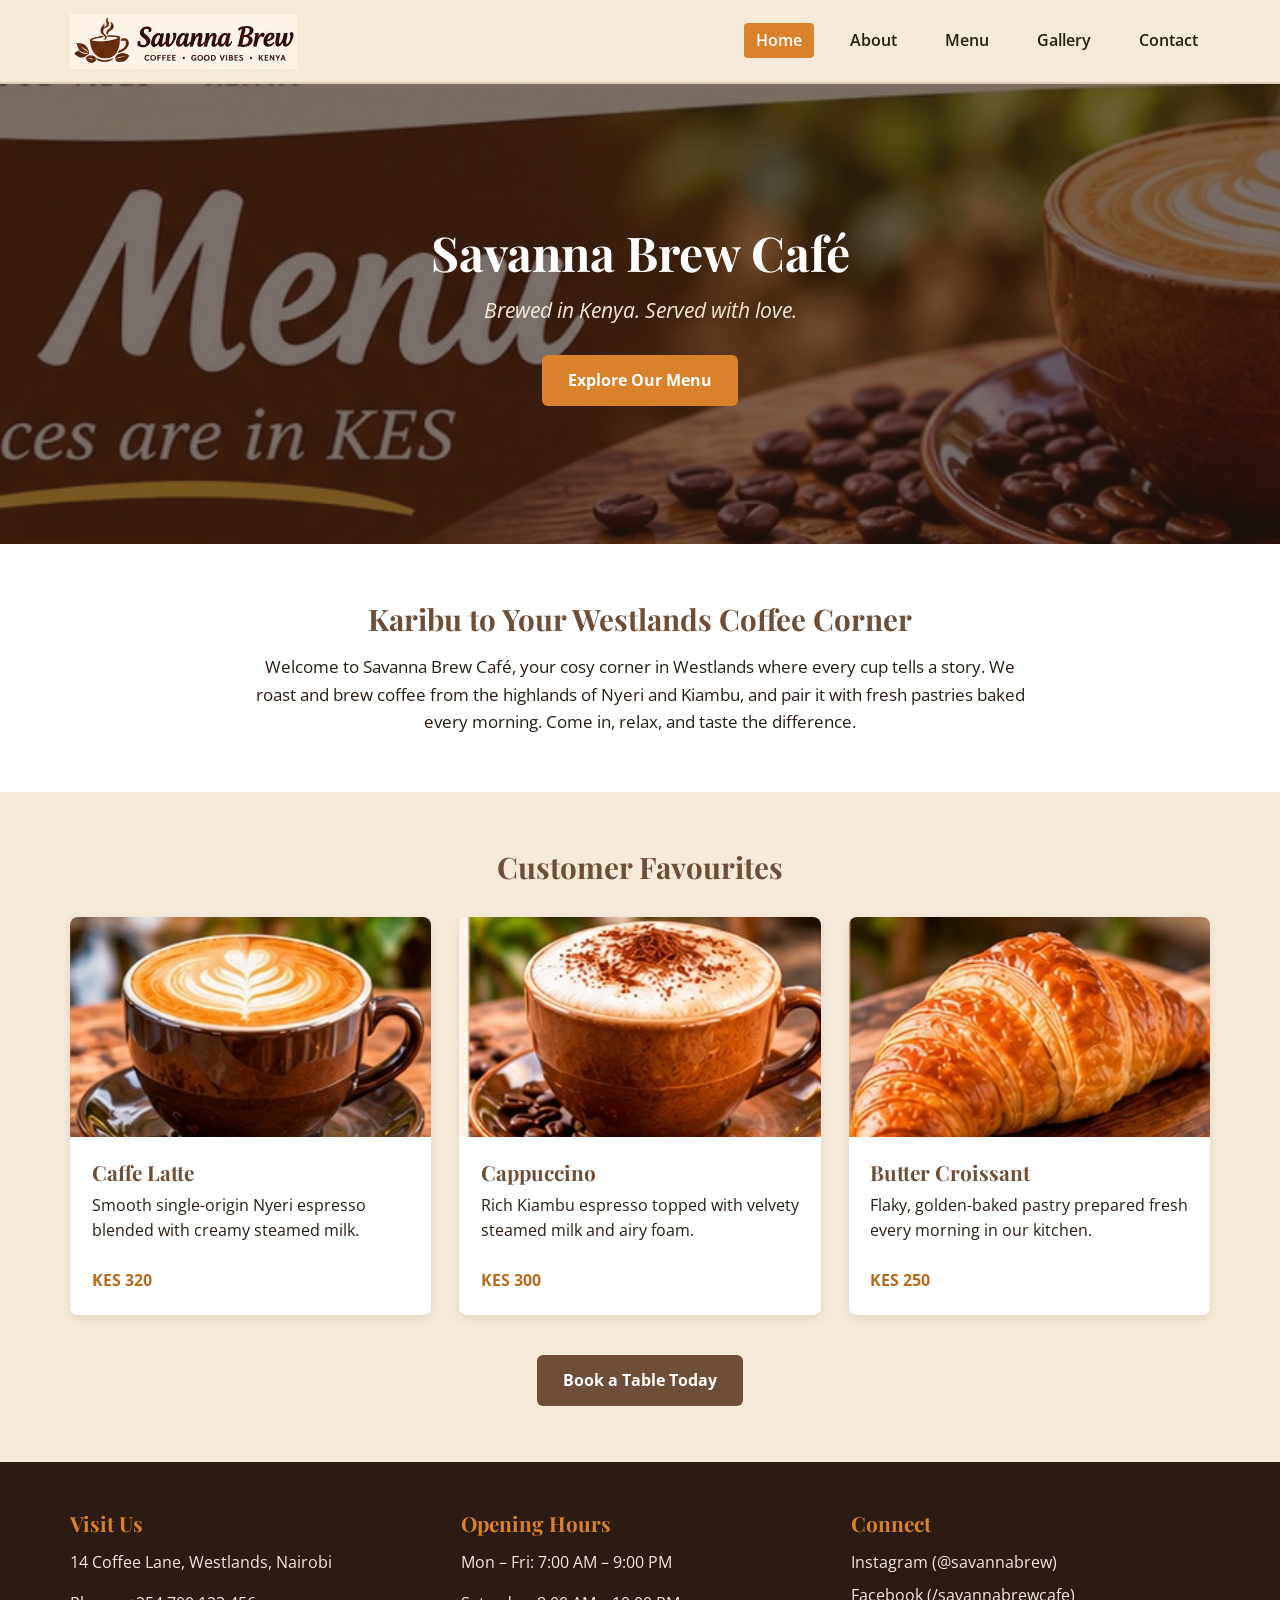
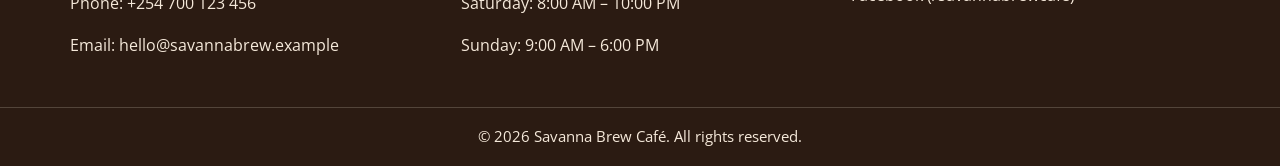
<file: index.html>
<!DOCTYPE html>
<html lang="en">
<head>
  <meta charset="UTF-8">
  <meta name="viewport" content="width=device-width, initial-scale=1.0">
  <title>Home | Savanna Brew Café</title>
  <link rel="preconnect" href="https://fonts.googleapis.com">
  <link rel="preconnect" href="https://fonts.gstatic.com" crossorigin>
  <link href="https://fonts.googleapis.com/css2?family=Open+Sans:wght@400;600;700&family=Playfair+Display:wght@600;700&display=swap" rel="stylesheet">
  <link rel="stylesheet" href="css/style.css">
</head>
<body>
  <header class="site-header">
    <div class="container header-inner">
      <a href="index.html" class="brand-logo">
        <img src="images/savanna-brew-logo.png" alt="Savanna Brew Café logo" width="200" height="60">
      </a>
      <nav class="main-nav" aria-label="Main Navigation">
        <ul>
          <li><a href="index.html" class="active" aria-current="page">Home</a></li>
          <li><a href="about.html">About</a></li>
          <li><a href="menu.html">Menu</a></li>
          <li><a href="gallery.html">Gallery</a></li>
          <li><a href="contact.html">Contact</a></li>
        </ul>
      </nav>
    </div>
  </header>

  <main>
    <section class="hero">
      <div class="hero-overlay">
        <div class="container hero-content">
          <h1>Savanna Brew Café</h1>
          <p class="tagline">Brewed in Kenya. Served with love.</p>
          <a href="menu.html" class="btn btn-primary">Explore Our Menu</a>
        </div>
      </div>
    </section>

    <section class="welcome-section">
      <div class="container">
        <h2>Karibu to Your Westlands Coffee Corner</h2>
        <p>Welcome to Savanna Brew Café, your cosy corner in Westlands where every cup tells a story. We roast and brew coffee from the highlands of Nyeri and Kiambu, and pair it with fresh pastries baked every morning. Come in, relax, and taste the difference.</p>
      </div>
    </section>

    <section class="featured-section">
      <div class="container">
        <h2>Customer Favourites</h2>
        <div class="featured-cards">
          <article class="card">
            <img src="images/latte.jpg" alt="Caffe Latte with silky steamed milk art" width="400" height="300">
            <div class="card-body">
              <h3>Caffe Latte</h3>
              <p>Smooth single-origin Nyeri espresso blended with creamy steamed milk.</p>
              <span class="card-price">KES 320</span>
            </div>
          </article>

          <article class="card">
            <img src="images/cappuccino.jpg" alt="Freshly poured Cappuccino with thick foam" width="400" height="300">
            <div class="card-body">
              <h3>Cappuccino</h3>
              <p>Rich Kiambu espresso topped with velvety steamed milk and airy foam.</p>
              <span class="card-price">KES 300</span>
            </div>
          </article>

          <article class="card">
            <img src="images/croissant.jpg" alt="Golden flaky Butter Croissant on a plate" width="400" height="300">
            <div class="card-body">
              <h3>Butter Croissant</h3>
              <p>Flaky, golden-baked pastry prepared fresh every morning in our kitchen.</p>
              <span class="card-price">KES 250</span>
            </div>
          </article>
        </div>

        <div class="cta-center">
          <a href="contact.html" class="btn btn-secondary">Book a Table Today</a>
        </div>
      </div>
    </section>
  </main>

  <footer class="site-footer">
    <div class="container footer-grid">
      <div class="footer-col">
        <h3>Visit Us</h3>
        <p>14 Coffee Lane, Westlands, Nairobi</p>
        <p>Phone: +254 700 123 456</p>
        <p>Email: hello@savannabrew.example</p>
      </div>
      <div class="footer-col">
        <h3>Opening Hours</h3>
        <p>Mon – Fri: 7:00 AM – 9:00 PM</p>
        <p>Saturday: 8:00 AM – 10:00 PM</p>
        <p>Sunday: 9:00 AM – 6:00 PM</p>
      </div>
      <div class="footer-col">
        <h3>Connect</h3>
        <ul class="social-links">
          <li><a href="https://www.instagram.com" target="_blank" rel="noopener noreferrer">Instagram (@savannabrew)</a></li>
          <li><a href="https://www.facebook.com" target="_blank" rel="noopener noreferrer">Facebook (/savannabrewcafe)</a></li>
        </ul>
      </div>
    </div>
    <div class="footer-bottom">
      <p>&copy; 2026 Savanna Brew Café. All rights reserved.</p>
    </div>
  </footer>
</body>
</html>
</file>
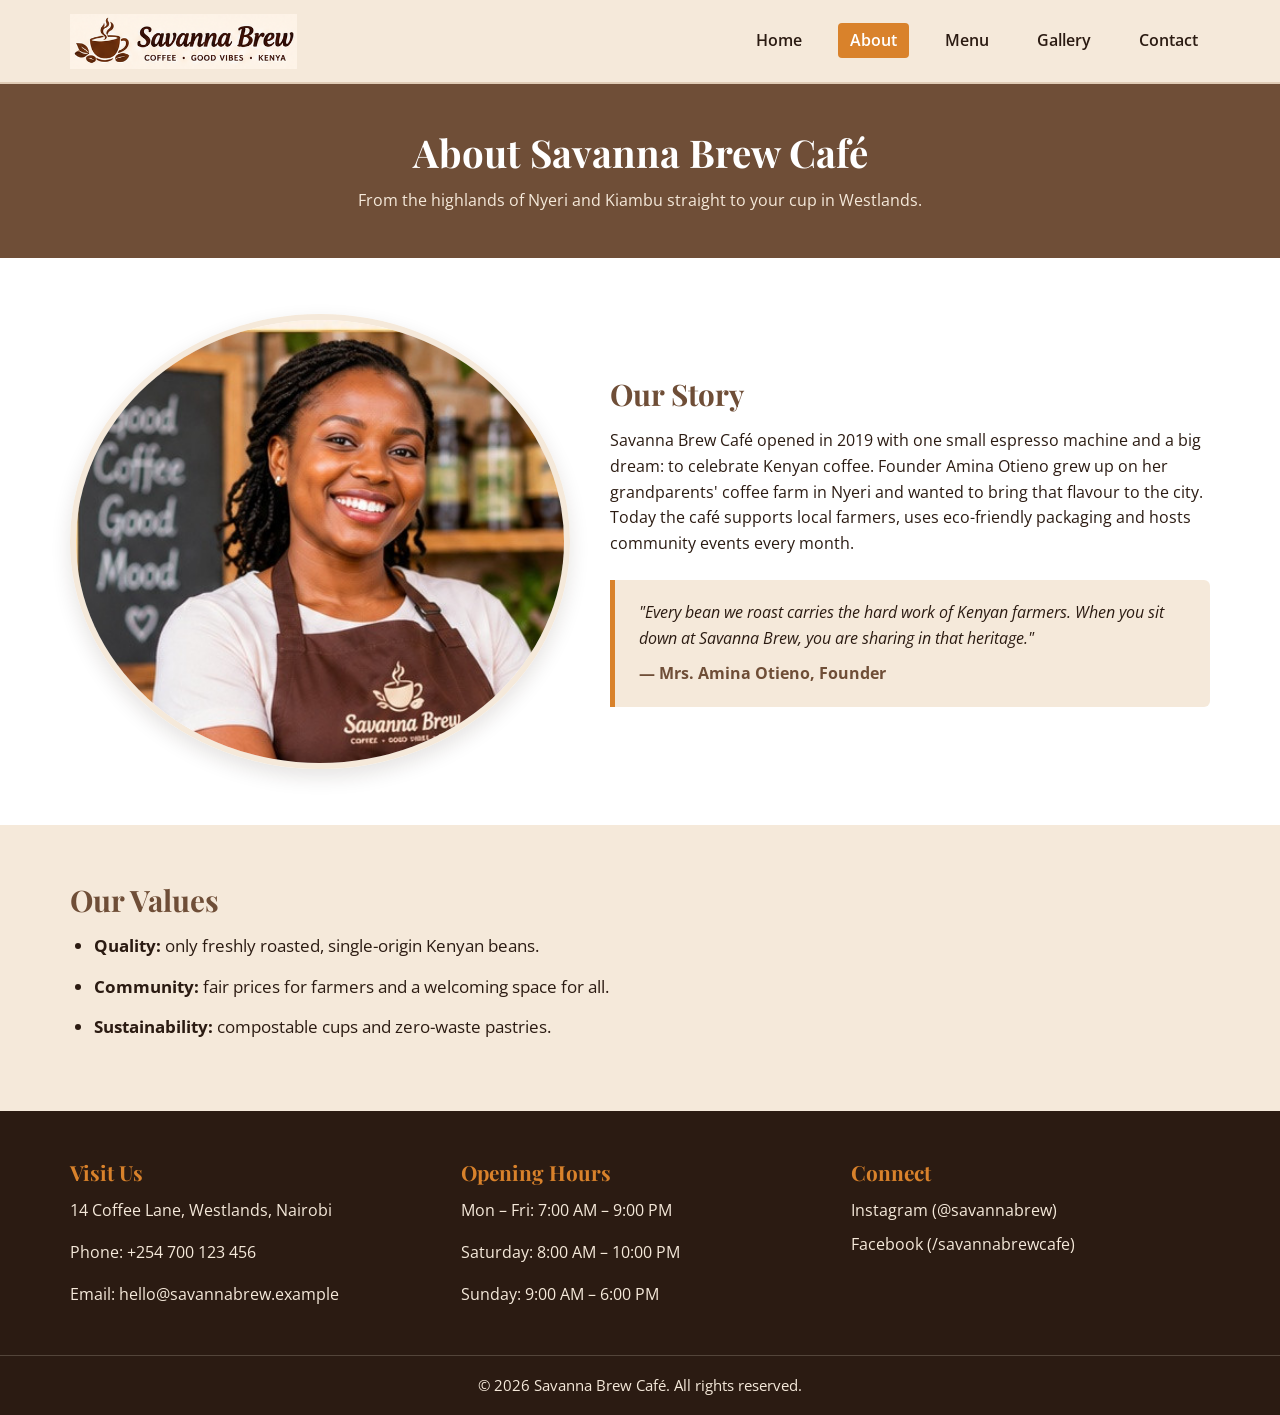
<file: about.html>
<!DOCTYPE html>
<html lang="en">
<head>
  <meta charset="UTF-8">
  <meta name="viewport" content="width=device-width, initial-scale=1.0">
  <title>About Us | Savanna Brew Café</title>
  <link rel="preconnect" href="https://fonts.googleapis.com">
  <link rel="preconnect" href="https://fonts.gstatic.com" crossorigin>
  <link href="https://fonts.googleapis.com/css2?family=Open+Sans:wght@400;600;700&family=Playfair+Display:wght@600;700&display=swap" rel="stylesheet">
  <link rel="stylesheet" href="css/style.css">
</head>
<body>
  <header class="site-header">
    <div class="container header-inner">
      <a href="index.html" class="brand-logo">
        <img src="images/savanna-brew-logo.png" alt="Savanna Brew Café logo" width="200" height="60">
      </a>
      <nav class="main-nav" aria-label="Main Navigation">
        <ul>
          <li><a href="index.html">Home</a></li>
          <li><a href="about.html" class="active" aria-current="page">About</a></li>
          <li><a href="menu.html">Menu</a></li>
          <li><a href="gallery.html">Gallery</a></li>
          <li><a href="contact.html">Contact</a></li>
        </ul>
      </nav>
    </div>
  </header>

  <main>
    <section class="page-banner">
      <div class="container">
        <h1>About Savanna Brew Café</h1>
        <p>From the highlands of Nyeri and Kiambu straight to your cup in Westlands.</p>
      </div>
    </section>

    <section class="about-story">
      <div class="container about-grid">
        <div class="about-image">
          <img src="images/founder-portrait.jpg" alt="Mrs. Amina Otieno smiling behind the Savanna Brew Café counter" width="600" height="600">
        </div>
        <div class="about-text">
          <h2>Our Story</h2>
          <p>Savanna Brew Café opened in 2019 with one small espresso machine and a big dream: to celebrate Kenyan coffee. Founder Amina Otieno grew up on her grandparents' coffee farm in Nyeri and wanted to bring that flavour to the city. Today the café supports local farmers, uses eco-friendly packaging and hosts community events every month.</p>

          <blockquote class="owner-quote">
            "Every bean we roast carries the hard work of Kenyan farmers. When you sit down at Savanna Brew, you are sharing in that heritage."
            <cite>— Mrs. Amina Otieno, Founder</cite>
          </blockquote>
        </div>
      </div>
    </section>

    <section class="values-section">
      <div class="container">
        <h2>Our Values</h2>
        <ul class="values-list">
          <li><strong>Quality:</strong> only freshly roasted, single-origin Kenyan beans.</li>
          <li><strong>Community:</strong> fair prices for farmers and a welcoming space for all.</li>
          <li><strong>Sustainability:</strong> compostable cups and zero-waste pastries.</li>
        </ul>
      </div>
    </section>
  </main>

  <footer class="site-footer">
    <div class="container footer-grid">
      <div class="footer-col">
        <h3>Visit Us</h3>
        <p>14 Coffee Lane, Westlands, Nairobi</p>
        <p>Phone: +254 700 123 456</p>
        <p>Email: hello@savannabrew.example</p>
      </div>
      <div class="footer-col">
        <h3>Opening Hours</h3>
        <p>Mon – Fri: 7:00 AM – 9:00 PM</p>
        <p>Saturday: 8:00 AM – 10:00 PM</p>
        <p>Sunday: 9:00 AM – 6:00 PM</p>
      </div>
      <div class="footer-col">
        <h3>Connect</h3>
        <ul class="social-links">
          <li><a href="https://www.instagram.com" target="_blank" rel="noopener noreferrer">Instagram (@savannabrew)</a></li>
          <li><a href="https://www.facebook.com" target="_blank" rel="noopener noreferrer">Facebook (/savannabrewcafe)</a></li>
        </ul>
      </div>
    </div>
    <div class="footer-bottom">
      <p>&copy; 2026 Savanna Brew Café. All rights reserved.</p>
    </div>
  </footer>
</body>
</html>
</file>
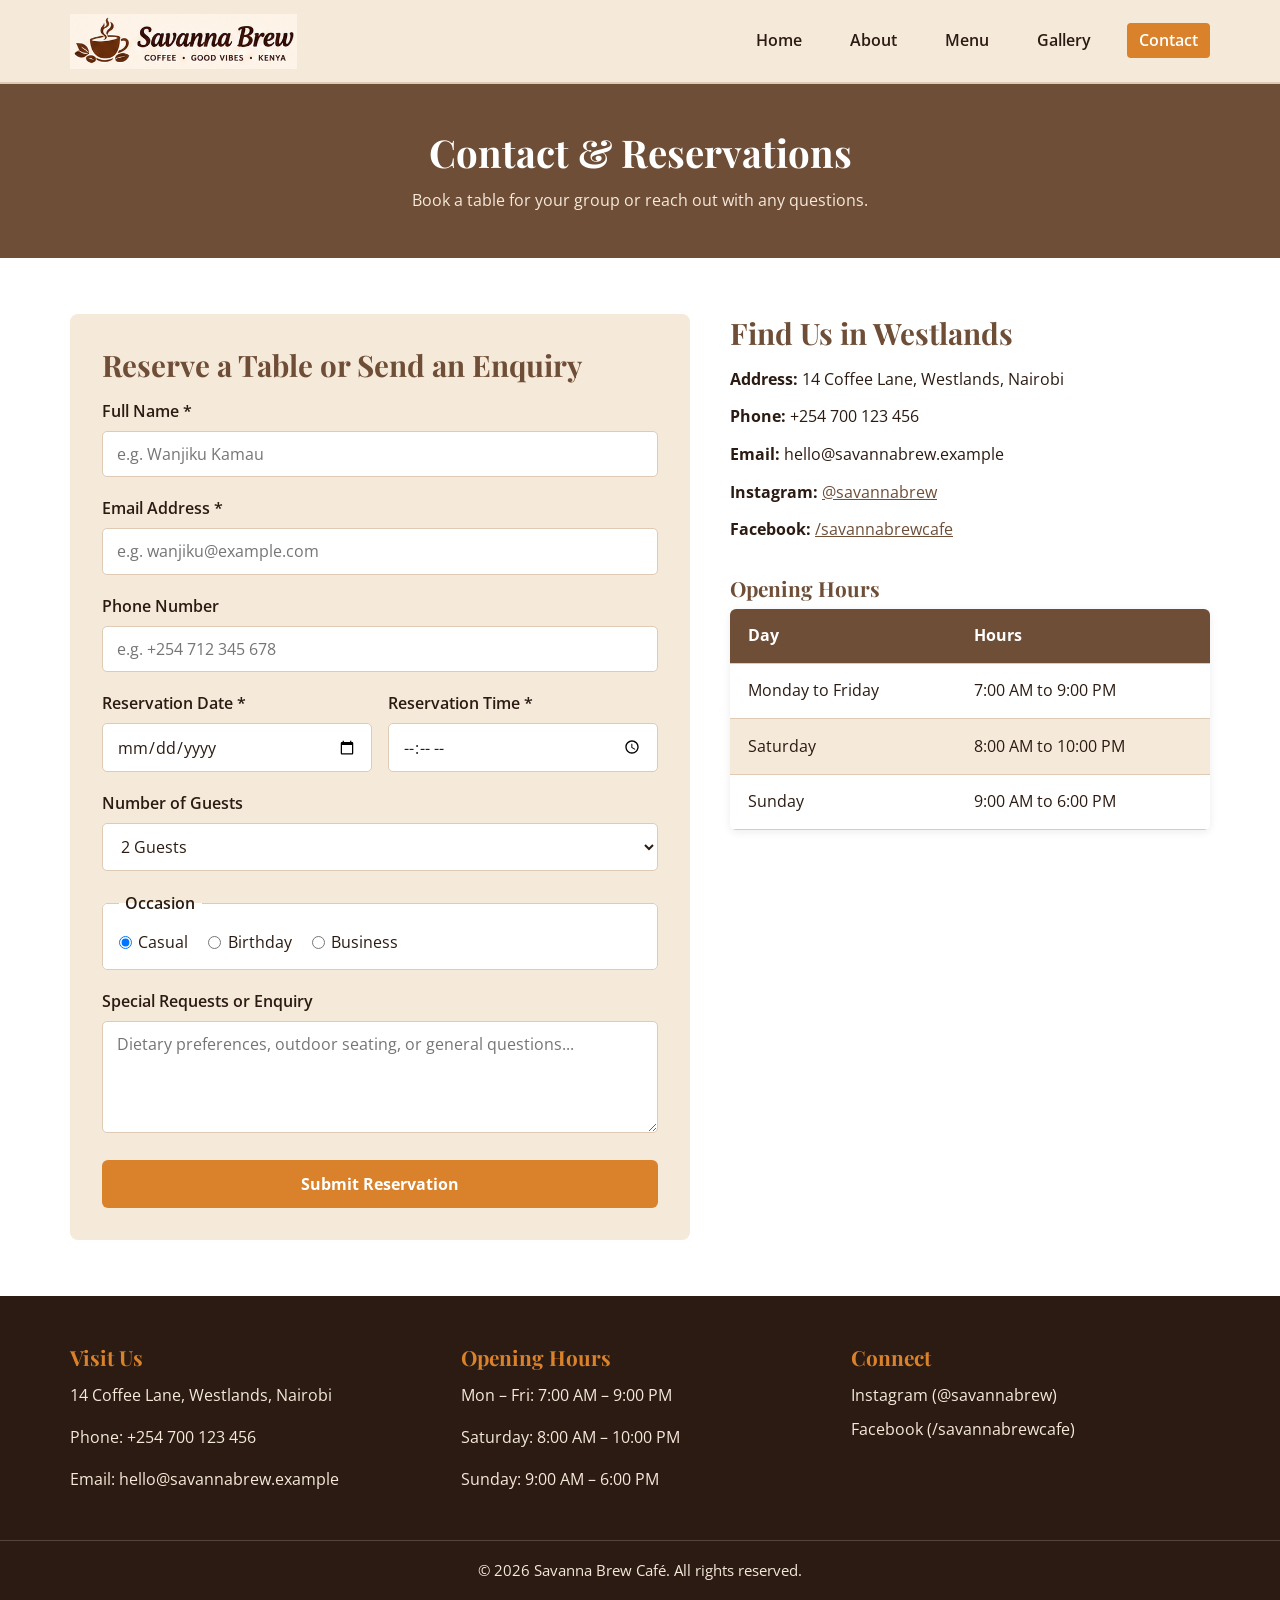
<file: contact.html>
<!DOCTYPE html>
<html lang="en">
<head>
  <meta charset="UTF-8">
  <meta name="viewport" content="width=device-width, initial-scale=1.0">
  <title>Contact &amp; Reservations | Savanna Brew Café</title>
  <link rel="preconnect" href="https://fonts.googleapis.com">
  <link rel="preconnect" href="https://fonts.gstatic.com" crossorigin>
  <link href="https://fonts.googleapis.com/css2?family=Open+Sans:wght@400;600;700&family=Playfair+Display:wght@600;700&display=swap" rel="stylesheet">
  <link rel="stylesheet" href="css/style.css">
</head>
<body>
  <header class="site-header">
    <div class="container header-inner">
      <a href="index.html" class="brand-logo">
        <img src="images/savanna-brew-logo.png" alt="Savanna Brew Café logo" width="200" height="60">
      </a>
      <nav class="main-nav" aria-label="Main Navigation">
        <ul>
          <li><a href="index.html">Home</a></li>
          <li><a href="about.html">About</a></li>
          <li><a href="menu.html">Menu</a></li>
          <li><a href="gallery.html">Gallery</a></li>
          <li><a href="contact.html" class="active" aria-current="page">Contact</a></li>
        </ul>
      </nav>
    </div>
  </header>

  <main>
    <section class="page-banner">
      <div class="container">
        <h1>Contact &amp; Reservations</h1>
        <p>Book a table for your group or reach out with any questions.</p>
      </div>
    </section>

    <section class="contact-section">
      <div class="container contact-grid">
        <div class="form-column">
          <h2>Reserve a Table or Send an Enquiry</h2>
          <form action="#" method="post" class="reservation-form">
            <div class="form-group">
              <label for="full-name">Full Name *</label>
              <input type="text" id="full-name" name="full_name" placeholder="e.g. Wanjiku Kamau" required>
            </div>

            <div class="form-group">
              <label for="email-address">Email Address *</label>
              <input type="email" id="email-address" name="email" placeholder="e.g. wanjiku@example.com" required>
            </div>

            <div class="form-group">
              <label for="phone-number">Phone Number</label>
              <input type="tel" id="phone-number" name="phone" placeholder="e.g. +254 712 345 678">
            </div>

            <div class="form-row">
              <div class="form-group">
                <label for="res-date">Reservation Date *</label>
                <input type="date" id="res-date" name="date" required>
              </div>

              <div class="form-group">
                <label for="res-time">Reservation Time *</label>
                <input type="time" id="res-time" name="time" required>
              </div>
            </div>

            <div class="form-group">
              <label for="guest-count">Number of Guests</label>
              <select id="guest-count" name="guests">
                <option value="1">1 Guest</option>
                <option value="2" selected>2 Guests</option>
                <option value="3">3 Guests</option>
                <option value="4">4 Guests</option>
                <option value="5">5 Guests</option>
                <option value="6">6 Guests</option>
                <option value="7">7 Guests</option>
                <option value="8">8 Guests</option>
                <option value="9">9 Guests</option>
                <option value="10">10 Guests</option>
              </select>
            </div>

            <fieldset class="form-fieldset">
              <legend>Occasion</legend>
              <div class="radio-group">
                <label for="occ-casual" class="radio-label">
                  <input type="radio" id="occ-casual" name="occasion" value="Casual" checked>
                  Casual
                </label>
                <label for="occ-birthday" class="radio-label">
                  <input type="radio" id="occ-birthday" name="occasion" value="Birthday">
                  Birthday
                </label>
                <label for="occ-business" class="radio-label">
                  <input type="radio" id="occ-business" name="occasion" value="Business">
                  Business
                </label>
              </div>
            </fieldset>

            <div class="form-group">
              <label for="special-requests">Special Requests or Enquiry</label>
              <textarea id="special-requests" name="requests" rows="4" placeholder="Dietary preferences, outdoor seating, or general questions..."></textarea>
            </div>

            <button type="submit" class="btn btn-primary btn-full">Submit Reservation</button>
          </form>
        </div>

        <div class="info-column">
          <h2>Find Us in Westlands</h2>
          <ul class="contact-details-list">
            <li><strong>Address:</strong> 14 Coffee Lane, Westlands, Nairobi</li>
            <li><strong>Phone:</strong> +254 700 123 456</li>
            <li><strong>Email:</strong> hello@savannabrew.example</li>
            <li><strong>Instagram:</strong> <a href="https://www.instagram.com" target="_blank" rel="noopener noreferrer">@savannabrew</a></li>
            <li><strong>Facebook:</strong> <a href="https://www.facebook.com" target="_blank" rel="noopener noreferrer">/savannabrewcafe</a></li>
          </ul>

          <h3>Opening Hours</h3>
          <div class="table-wrapper">
            <table class="hours-table">
              <thead>
                <tr>
                  <th scope="col">Day</th>
                  <th scope="col">Hours</th>
                </tr>
              </thead>
              <tbody>
                <tr>
                  <td>Monday to Friday</td>
                  <td>7:00 AM to 9:00 PM</td>
                </tr>
                <tr>
                  <td>Saturday</td>
                  <td>8:00 AM to 10:00 PM</td>
                </tr>
                <tr>
                  <td>Sunday</td>
                  <td>9:00 AM to 6:00 PM</td>
                </tr>
              </tbody>
            </table>
          </div>
        </div>
      </div>
    </section>
  </main>

  <footer class="site-footer">
    <div class="container footer-grid">
      <div class="footer-col">
        <h3>Visit Us</h3>
        <p>14 Coffee Lane, Westlands, Nairobi</p>
        <p>Phone: +254 700 123 456</p>
        <p>Email: hello@savannabrew.example</p>
      </div>
      <div class="footer-col">
        <h3>Opening Hours</h3>
        <p>Mon – Fri: 7:00 AM – 9:00 PM</p>
        <p>Saturday: 8:00 AM – 10:00 PM</p>
        <p>Sunday: 9:00 AM – 6:00 PM</p>
      </div>
      <div class="footer-col">
        <h3>Connect</h3>
        <ul class="social-links">
          <li><a href="https://www.instagram.com" target="_blank" rel="noopener noreferrer">Instagram (@savannabrew)</a></li>
          <li><a href="https://www.facebook.com" target="_blank" rel="noopener noreferrer">Facebook (/savannabrewcafe)</a></li>
        </ul>
      </div>
    </div>
    <div class="footer-bottom">
      <p>&copy; 2026 Savanna Brew Café. All rights reserved.</p>
    </div>
  </footer>
</body>
</html>
</file>
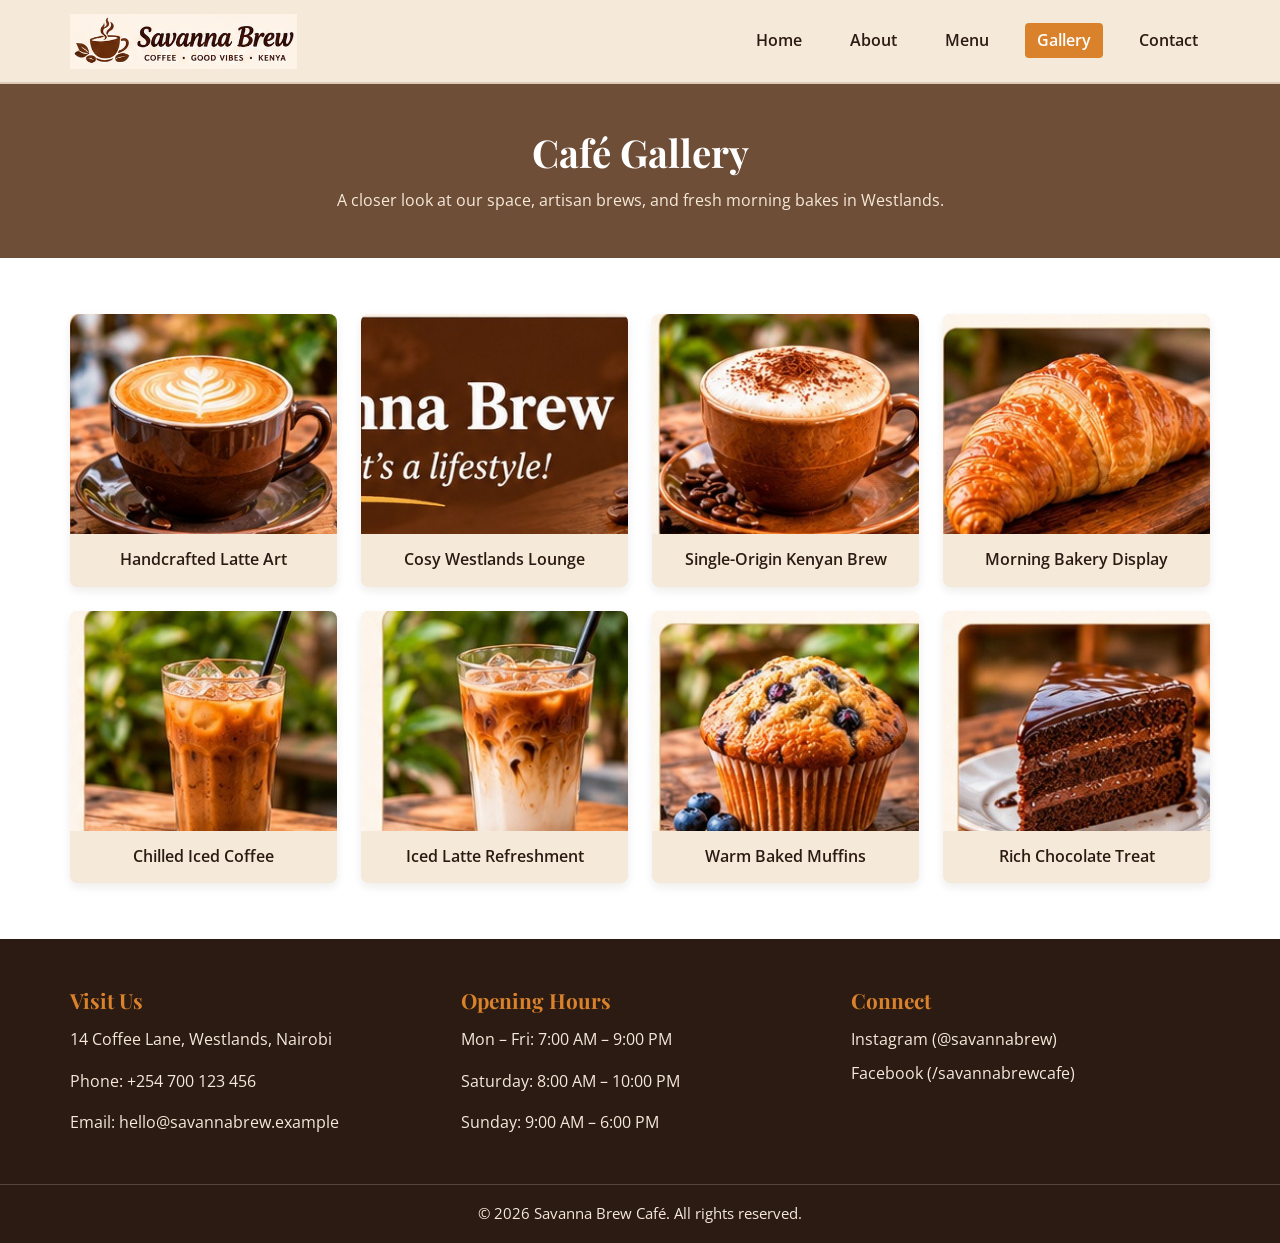
<file: gallery.html>
<!DOCTYPE html>
<html lang="en">
<head>
  <meta charset="UTF-8">
  <meta name="viewport" content="width=device-width, initial-scale=1.0">
  <title>Gallery | Savanna Brew Café</title>
  <link rel="preconnect" href="https://fonts.googleapis.com">
  <link rel="preconnect" href="https://fonts.gstatic.com" crossorigin>
  <link href="https://fonts.googleapis.com/css2?family=Open+Sans:wght@400;600;700&family=Playfair+Display:wght@600;700&display=swap" rel="stylesheet">
  <link rel="stylesheet" href="css/style.css">
</head>
<body>
  <header class="site-header">
    <div class="container header-inner">
      <a href="index.html" class="brand-logo">
        <img src="images/savanna-brew-logo.png" alt="Savanna Brew Café logo" width="200" height="60">
      </a>
      <nav class="main-nav" aria-label="Main Navigation">
        <ul>
          <li><a href="index.html">Home</a></li>
          <li><a href="about.html">About</a></li>
          <li><a href="menu.html">Menu</a></li>
          <li><a href="gallery.html" class="active" aria-current="page">Gallery</a></li>
          <li><a href="contact.html">Contact</a></li>
        </ul>
      </nav>
    </div>
  </header>

  <main>
    <section class="page-banner">
      <div class="container">
        <h1>Café Gallery</h1>
        <p>A closer look at our space, artisan brews, and fresh morning bakes in Westlands.</p>
      </div>
    </section>

    <section class="gallery-section">
      <div class="container">
        <div class="gallery-grid">
          <figure class="gallery-item">
            <img src="images/latte.jpg" alt="Handcrafted Caffe Latte with steamed milk art" width="600" height="450">
            <figcaption>Handcrafted Latte Art</figcaption>
          </figure>

          <figure class="gallery-item">
            <img src="images/about-coffee-banner.jpg" alt="Warm coffee scene representing Savanna Brew Café" width="600" height="450">
            <figcaption>Cosy Westlands Lounge</figcaption>
          </figure>

          <figure class="gallery-item">
            <img src="images/cappuccino.jpg" alt="Freshly poured Cappuccino with rich foam" width="600" height="450">
            <figcaption>Single-Origin Kenyan Brew</figcaption>
          </figure>

          <figure class="gallery-item">
            <img src="images/croissant.jpg" alt="Golden flaky Butter Croissant fresh from the oven" width="600" height="450">
            <figcaption>Morning Bakery Display</figcaption>
          </figure>

          <figure class="gallery-item">
            <img src="images/iced-coffee.jpg" alt="Refreshing glass of iced coffee" width="600" height="450">
            <figcaption>Chilled Iced Coffee</figcaption>
          </figure>

          <figure class="gallery-item">
            <img src="images/iced-latte.jpg" alt="Layered iced latte with cold milk and espresso" width="600" height="450">
            <figcaption>Iced Latte Refreshment</figcaption>
          </figure>

          <figure class="gallery-item">
            <img src="images/muffin.jpg" alt="Freshly baked golden muffin" width="600" height="450">
            <figcaption>Warm Baked Muffins</figcaption>
          </figure>

          <figure class="gallery-item">
            <img src="images/chocolate-cake.jpg" alt="Rich slice of chocolate cake" width="600" height="450">
            <figcaption>Rich Chocolate Treat</figcaption>
          </figure>
        </div>
      </div>
    </section>
  </main>

  <footer class="site-footer">
    <div class="container footer-grid">
      <div class="footer-col">
        <h3>Visit Us</h3>
        <p>14 Coffee Lane, Westlands, Nairobi</p>
        <p>Phone: +254 700 123 456</p>
        <p>Email: hello@savannabrew.example</p>
      </div>
      <div class="footer-col">
        <h3>Opening Hours</h3>
        <p>Mon – Fri: 7:00 AM – 9:00 PM</p>
        <p>Saturday: 8:00 AM – 10:00 PM</p>
        <p>Sunday: 9:00 AM – 6:00 PM</p>
      </div>
      <div class="footer-col">
        <h3>Connect</h3>
        <ul class="social-links">
          <li><a href="https://www.instagram.com" target="_blank" rel="noopener noreferrer">Instagram (@savannabrew)</a></li>
          <li><a href="https://www.facebook.com" target="_blank" rel="noopener noreferrer">Facebook (/savannabrewcafe)</a></li>
        </ul>
      </div>
    </div>
    <div class="footer-bottom">
      <p>&copy; 2026 Savanna Brew Café. All rights reserved.</p>
    </div>
  </footer>
</body>
</html>
</file>
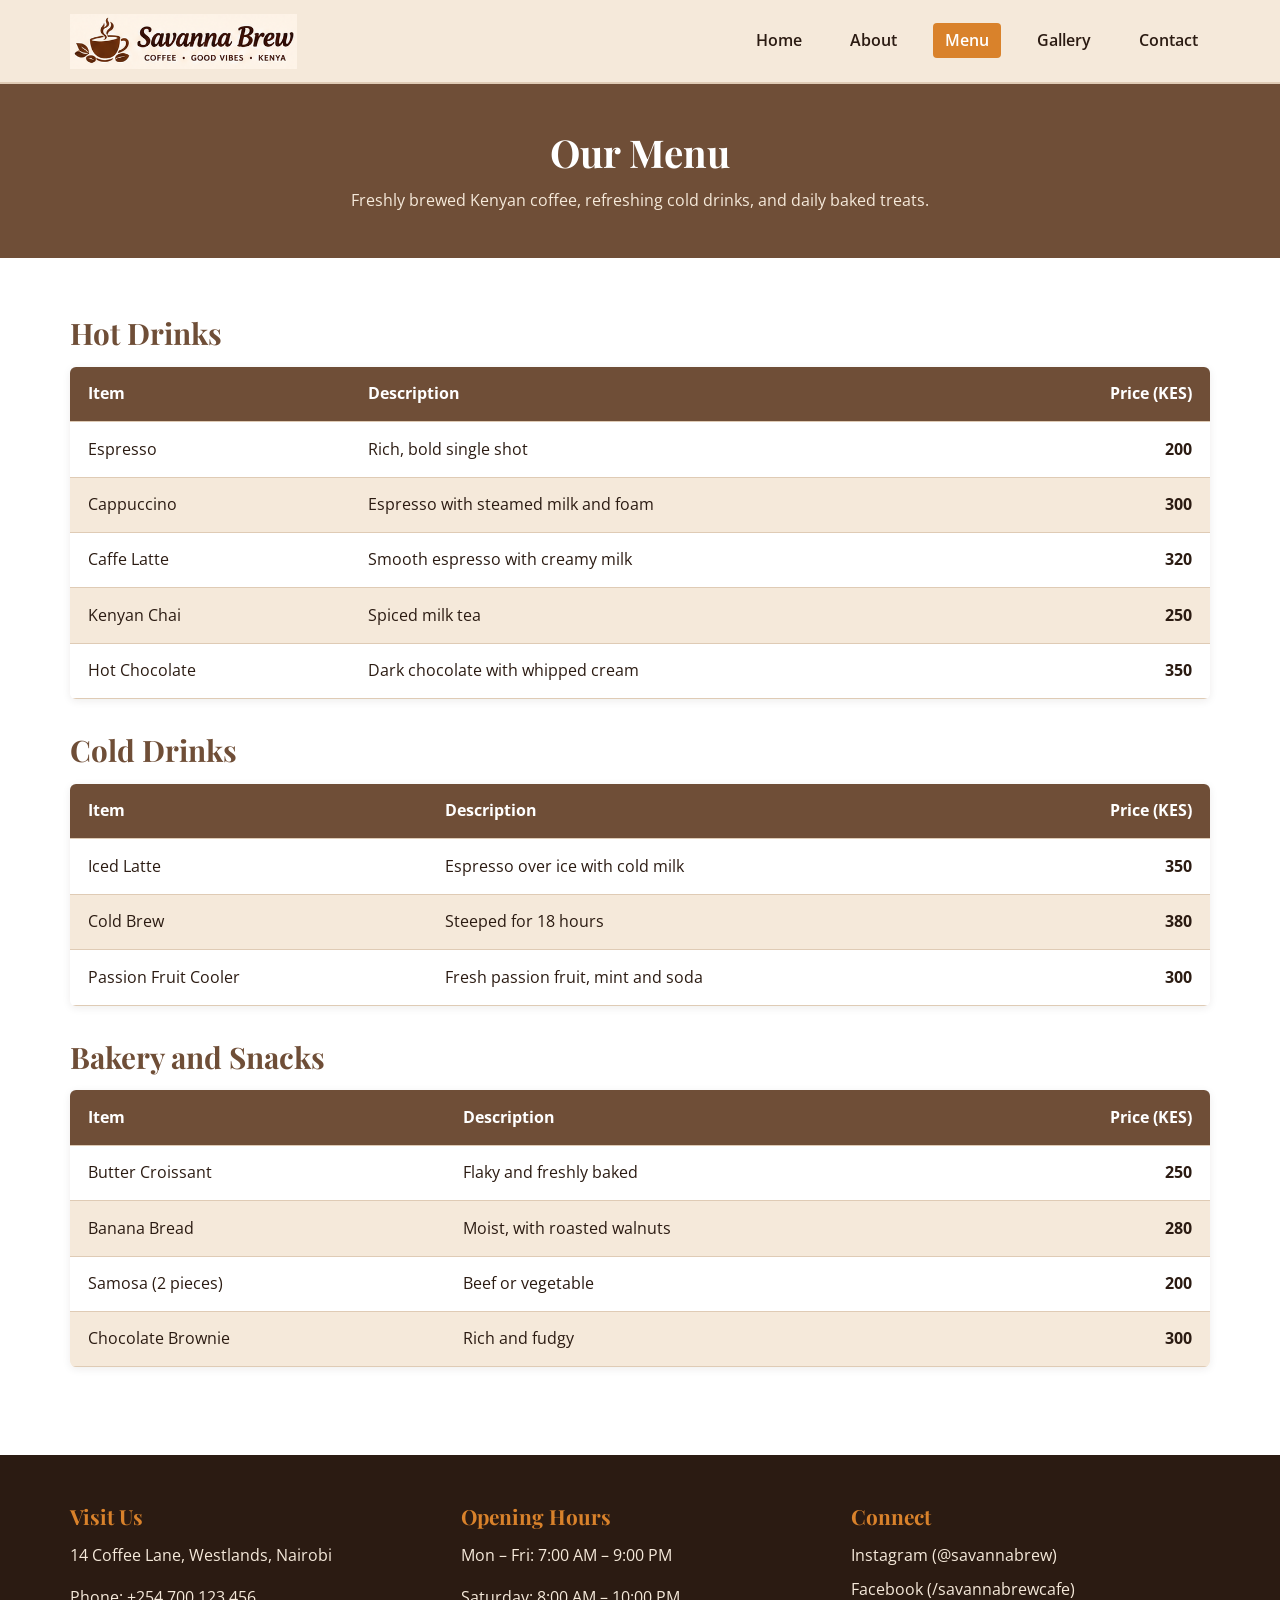
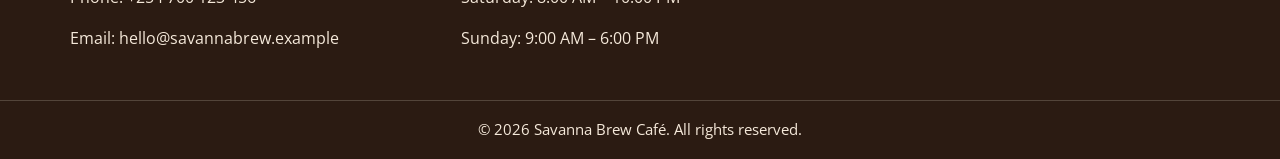
<file: menu.html>
<!DOCTYPE html>
<html lang="en">
<head>
  <meta charset="UTF-8">
  <meta name="viewport" content="width=device-width, initial-scale=1.0">
  <title>Menu | Savanna Brew Café</title>
  <link rel="preconnect" href="https://fonts.googleapis.com">
  <link rel="preconnect" href="https://fonts.gstatic.com" crossorigin>
  <link href="https://fonts.googleapis.com/css2?family=Open+Sans:wght@400;600;700&family=Playfair+Display:wght@600;700&display=swap" rel="stylesheet">
  <link rel="stylesheet" href="css/style.css">
</head>
<body>
  <header class="site-header">
    <div class="container header-inner">
      <a href="index.html" class="brand-logo">
        <img src="images/savanna-brew-logo.png" alt="Savanna Brew Café logo" width="200" height="60">
      </a>
      <nav class="main-nav" aria-label="Main Navigation">
        <ul>
          <li><a href="index.html">Home</a></li>
          <li><a href="about.html">About</a></li>
          <li><a href="menu.html" class="active" aria-current="page">Menu</a></li>
          <li><a href="gallery.html">Gallery</a></li>
          <li><a href="contact.html">Contact</a></li>
        </ul>
      </nav>
    </div>
  </header>

  <main>
    <section class="page-banner">
      <div class="container">
        <h1>Our Menu</h1>
        <p>Freshly brewed Kenyan coffee, refreshing cold drinks, and daily baked treats.</p>
      </div>
    </section>

    <section class="menu-section">
      <div class="container">
        <h2>Hot Drinks</h2>
        <div class="table-wrapper">
          <table class="menu-table">
            <thead>
              <tr>
                <th scope="col">Item</th>
                <th scope="col">Description</th>
                <th scope="col" class="price-col">Price (KES)</th>
              </tr>
            </thead>
            <tbody>
              <tr>
                <td>Espresso</td>
                <td>Rich, bold single shot</td>
                <td class="price-col">200</td>
              </tr>
              <tr>
                <td>Cappuccino</td>
                <td>Espresso with steamed milk and foam</td>
                <td class="price-col">300</td>
              </tr>
              <tr>
                <td>Caffe Latte</td>
                <td>Smooth espresso with creamy milk</td>
                <td class="price-col">320</td>
              </tr>
              <tr>
                <td>Kenyan Chai</td>
                <td>Spiced milk tea</td>
                <td class="price-col">250</td>
              </tr>
              <tr>
                <td>Hot Chocolate</td>
                <td>Dark chocolate with whipped cream</td>
                <td class="price-col">350</td>
              </tr>
            </tbody>
          </table>
        </div>

        <h2>Cold Drinks</h2>
        <div class="table-wrapper">
          <table class="menu-table">
            <thead>
              <tr>
                <th scope="col">Item</th>
                <th scope="col">Description</th>
                <th scope="col" class="price-col">Price (KES)</th>
              </tr>
            </thead>
            <tbody>
              <tr>
                <td>Iced Latte</td>
                <td>Espresso over ice with cold milk</td>
                <td class="price-col">350</td>
              </tr>
              <tr>
                <td>Cold Brew</td>
                <td>Steeped for 18 hours</td>
                <td class="price-col">380</td>
              </tr>
              <tr>
                <td>Passion Fruit Cooler</td>
                <td>Fresh passion fruit, mint and soda</td>
                <td class="price-col">300</td>
              </tr>
            </tbody>
          </table>
        </div>

        <h2>Bakery and Snacks</h2>
        <div class="table-wrapper">
          <table class="menu-table">
            <thead>
              <tr>
                <th scope="col">Item</th>
                <th scope="col">Description</th>
                <th scope="col" class="price-col">Price (KES)</th>
              </tr>
            </thead>
            <tbody>
              <tr>
                <td>Butter Croissant</td>
                <td>Flaky and freshly baked</td>
                <td class="price-col">250</td>
              </tr>
              <tr>
                <td>Banana Bread</td>
                <td>Moist, with roasted walnuts</td>
                <td class="price-col">280</td>
              </tr>
              <tr>
                <td>Samosa (2 pieces)</td>
                <td>Beef or vegetable</td>
                <td class="price-col">200</td>
              </tr>
              <tr>
                <td>Chocolate Brownie</td>
                <td>Rich and fudgy</td>
                <td class="price-col">300</td>
              </tr>
            </tbody>
          </table>
        </div>
      </div>
    </section>
  </main>

  <footer class="site-footer">
    <div class="container footer-grid">
      <div class="footer-col">
        <h3>Visit Us</h3>
        <p>14 Coffee Lane, Westlands, Nairobi</p>
        <p>Phone: +254 700 123 456</p>
        <p>Email: hello@savannabrew.example</p>
      </div>
      <div class="footer-col">
        <h3>Opening Hours</h3>
        <p>Mon – Fri: 7:00 AM – 9:00 PM</p>
        <p>Saturday: 8:00 AM – 10:00 PM</p>
        <p>Sunday: 9:00 AM – 6:00 PM</p>
      </div>
      <div class="footer-col">
        <h3>Connect</h3>
        <ul class="social-links">
          <li><a href="https://www.instagram.com" target="_blank" rel="noopener noreferrer">Instagram (@savannabrew)</a></li>
          <li><a href="https://www.facebook.com" target="_blank" rel="noopener noreferrer">Facebook (/savannabrewcafe)</a></li>
        </ul>
      </div>
    </div>
    <div class="footer-bottom">
      <p>&copy; 2026 Savanna Brew Café. All rights reserved.</p>
    </div>
  </footer>
</body>
</html>
</file>
<file: css/style.css>
/* ==========================================================================
   1. CSS Variables & Brand Guidelines
   ========================================================================== */
:root {
  --color-primary: #6F4E37;     /* Coffee Brown */
  --color-primary-dark: #543A28;
  --color-secondary: #F5E9DA;   /* Cream */
  --color-accent: #D9822B;      /* Savanna Orange */
  --color-accent-dark: #B86B1E;
  --color-text: #2B1B12;        /* Dark Text */
  --color-white: #FFFFFF;       /* White */
  --color-border: #DFCBB5;

  --font-heading: "Playfair Display", Georgia, serif;
  --font-body: "Open Sans", Arial, sans-serif;

  --transition-speed: 0.3s;
}

/* ==========================================================================
   2. Base Reset & Typography
   ========================================================================== */
*,
*::before,
*::after {
  box-sizing: border-box;
  margin: 0;
  padding: 0;
}

body {
  font-family: var(--font-body);
  font-size: 16px;
  line-height: 1.6;
  color: var(--color-text);
  background-color: var(--color-white);
}

h1,
h2,
h3 {
  font-family: var(--font-heading);
  line-height: 1.25;
  color: var(--color-primary);
}

h1 {
  font-size: 2.4rem;
  margin-bottom: 0.75rem;
}

h2 {
  font-size: 1.85rem;
  margin-bottom: 1rem;
}

h3 {
  font-size: 1.3rem;
  margin-bottom: 0.5rem;
}

p {
  margin-bottom: 1rem;
}

img {
  max-width: 100%;
  height: auto;
  display: block;
}

a {
  color: var(--color-primary);
  transition: color var(--transition-speed) ease;
}

a:hover,
a:focus {
  color: var(--color-accent);
}

a:focus-visible {
  outline: 3px solid var(--color-accent);
  outline-offset: 2px;
}

.container {
  width: min(1140px, 92%);
  margin: 0 auto;
}

/* ==========================================================================
   3. Header & Flexbox Navigation
   Justification: Flexbox is ideal for 1D horizontal alignment of the logo
   and navigation links, and easily switches to a vertical column on mobile.
   ========================================================================== */
.site-header {
  background-color: var(--color-secondary);
  border-bottom: 2px solid var(--color-border);
  position: sticky;
  top: 0;
  z-index: 100;
}

.header-inner {
  display: flex;
  justify-content: space-between;
  align-items: center;
  padding: 0.85rem 0;
  gap: 1rem;
}

.brand-logo img {
  height: 55px;
  width: auto;
}

.main-nav ul {
  display: flex;
  list-style: none;
  gap: 1.5rem;
}

.main-nav a {
  text-decoration: none;
  font-weight: 600;
  color: var(--color-text);
  padding: 0.4rem 0.75rem;
  border-radius: 4px;
  transition: background-color var(--transition-speed) ease, color var(--transition-speed) ease;
}

.main-nav a:hover,
.main-nav a:focus {
  background-color: var(--color-primary);
  color: var(--color-white);
}

.main-nav a.active {
  background-color: var(--color-accent);
  color: var(--color-white);
}

/* ==========================================================================
   4. Buttons
   ========================================================================== */
.btn {
  display: inline-block;
  text-decoration: none;
  font-family: var(--font-body);
  font-weight: 700;
  font-size: 1rem;
  padding: 0.8rem 1.6rem;
  border-radius: 6px;
  border: none;
  cursor: pointer;
  transition: background-color var(--transition-speed) ease, transform var(--transition-speed) ease, box-shadow var(--transition-speed) ease;
}

.btn-primary {
  background-color: var(--color-accent);
  color: var(--color-white);
}

.btn-primary:hover,
.btn-primary:focus {
  background-color: var(--color-accent-dark);
  color: var(--color-white);
  transform: translateY(-2px);
  box-shadow: 0 4px 12px rgba(43, 27, 18, 0.25);
}

.btn-secondary {
  background-color: var(--color-primary);
  color: var(--color-white);
}

.btn-secondary:hover,
.btn-secondary:focus {
  background-color: var(--color-primary-dark);
  color: var(--color-white);
  transform: translateY(-2px);
  box-shadow: 0 4px 12px rgba(43, 27, 18, 0.25);
}

.btn-full {
  width: 100%;
}

/* ==========================================================================
   5. Home Page (Hero, Welcome & Featured Flexbox Cards)
   ========================================================================== */
.hero {
  background-image: url("../images/menu-coffee-banner.jpg");
  background-size: cover;
  background-position: center;
  min-height: 460px;
  display: flex;
  align-items: center;
}

.hero-overlay {
  width: 100%;
  min-height: 460px;
  background-color: rgba(43, 27, 18, 0.62);
  display: flex;
  align-items: center;
  padding: 3rem 0;
}

.hero-content {
  text-align: center;
  color: var(--color-white);
  max-width: 720px;
}

.hero-content h1 {
  color: var(--color-white);
  font-size: 3rem;
}

.tagline {
  font-size: 1.3rem;
  font-style: italic;
  color: var(--color-secondary);
  margin-bottom: 1.75rem;
}

.welcome-section {
  padding: 3.5rem 0;
  background-color: var(--color-white);
  text-align: center;
}

.welcome-section p {
  max-width: 780px;
  margin: 0 auto;
  font-size: 1.08rem;
}

.featured-section {
  padding: 3.5rem 0;
  background-color: var(--color-secondary);
}

.featured-section h2 {
  text-align: center;
  margin-bottom: 2rem;
}

.featured-cards {
  display: flex;
  gap: 1.75rem;
  justify-content: space-between;
}

.card {
  flex: 1;
  background-color: var(--color-white);
  border-radius: 8px;
  overflow: hidden;
  box-shadow: 0 4px 10px rgba(43, 27, 18, 0.08);
  transition: transform var(--transition-speed) ease, box-shadow var(--transition-speed) ease;
}

.card:hover {
  transform: translateY(-6px);
  box-shadow: 0 12px 24px rgba(43, 27, 18, 0.16);
}

.card img {
  width: 100%;
  height: 220px;
  object-fit: cover;
}

.card-body {
  padding: 1.35rem;
}

.card-price {
  display: inline-block;
  margin-top: 0.5rem;
  font-weight: 700;
  color: var(--color-accent-dark);
}

.cta-center {
  text-align: center;
  margin-top: 2.5rem;
}

/* ==========================================================================
   6. Shared Inner Page Banner
   ========================================================================== */
.page-banner {
  background-color: var(--color-primary);
  color: var(--color-white);
  padding: 2.75rem 0;
  text-align: center;
}

.page-banner h1 {
  color: var(--color-white);
}

.page-banner p {
  color: var(--color-secondary);
  margin-bottom: 0;
}

/* ==========================================================================
   7. About Page
   ========================================================================== */
.about-story {
  padding: 3.5rem 0;
}

.about-grid {
  display: flex;
  align-items: center;
  gap: 2.5rem;
}

.about-image {
  flex: 1;
}

.about-image img {
  border-radius: 50%;
  border: 6px solid var(--color-secondary);
  box-shadow: 0 8px 20px rgba(43, 27, 18, 0.12);
  margin: 0 auto;
}

.about-text {
  flex: 1.2;
}

.owner-quote {
  margin-top: 1.5rem;
  padding: 1.25rem 1.5rem;
  background-color: var(--color-secondary);
  border-left: 5px solid var(--color-accent);
  font-style: italic;
  border-radius: 0 6px 6px 0;
}

.owner-quote cite {
  display: block;
  margin-top: 0.6rem;
  font-style: normal;
  font-weight: 700;
  color: var(--color-primary);
}

.values-section {
  padding: 3.5rem 0;
  background-color: var(--color-secondary);
}

.values-list {
  list-style-type: disc;
  padding-left: 1.5rem;
  max-width: 760px;
}

.values-list li {
  margin-bottom: 0.85rem;
  font-size: 1.05rem;
}

/* ==========================================================================
   8. Menu & Hours Tables
   ========================================================================== */
.menu-section {
  padding: 3.5rem 0;
}

.menu-section h2 {
  margin-top: 2rem;
}

.menu-section h2:first-child {
  margin-top: 0;
}

.table-wrapper {
  overflow-x: auto;
  margin-bottom: 2rem;
  border-radius: 6px;
  box-shadow: 0 2px 8px rgba(43, 27, 18, 0.08);
}

.menu-table,
.hours-table {
  width: 100%;
  border-collapse: collapse;
  min-width: 480px;
  background-color: var(--color-white);
}

.menu-table thead,
.hours-table thead {
  background-color: var(--color-primary);
  color: var(--color-white);
}

.menu-table th,
.menu-table td,
.hours-table th,
.hours-table td {
  padding: 0.9rem 1.1rem;
  text-align: left;
  border-bottom: 1px solid var(--color-border);
}

.menu-table .price-col {
  text-align: right;
  font-weight: 700;
}

.menu-table tbody tr:nth-child(even),
.hours-table tbody tr:nth-child(even) {
  background-color: var(--color-secondary);
}

.menu-table tbody tr:hover,
.hours-table tbody tr:hover {
  background-color: #E8D5BE;
  transition: background-color 0.2s ease;
}

/* ==========================================================================
   9. Gallery Page (CSS Grid: 4 columns desktop, 2 tablet, 1 mobile)
   Justification: CSS Grid provides precise 2D control over equal rows and
   columns across desktop, tablet, and mobile breakpoints.
   ========================================================================== */
.gallery-section {
  padding: 3.5rem 0;
}

.gallery-grid {
  display: grid;
  grid-template-columns: repeat(4, 1fr);
  gap: 1.5rem;
}

.gallery-item {
  background-color: var(--color-secondary);
  border-radius: 8px;
  overflow: hidden;
  box-shadow: 0 4px 10px rgba(43, 27, 18, 0.08);
}

.gallery-item img {
  width: 100%;
  height: 220px;
  object-fit: cover;
  transition: transform var(--transition-speed) ease;
}

.gallery-item:hover img {
  transform: scale(1.06);
}

.gallery-item figcaption {
  padding: 0.85rem 1rem;
  font-weight: 600;
  text-align: center;
  color: var(--color-text);
  background-color: var(--color-secondary);
  position: relative;
}

/* ==========================================================================
   10. Contact & Reservations Page
   ========================================================================== */
.contact-section {
  padding: 3.5rem 0;
}

.contact-grid {
  display: flex;
  gap: 2.5rem;
  align-items: flex-start;
}

.form-column {
  flex: 1.3;
  background-color: var(--color-secondary);
  padding: 2rem;
  border-radius: 8px;
}

.info-column {
  flex: 1;
}

.form-group {
  margin-bottom: 1.2rem;
}

.form-row {
  display: flex;
  gap: 1rem;
}

.form-row .form-group {
  flex: 1;
}

.form-group label {
  display: block;
  font-weight: 600;
  margin-bottom: 0.4rem;
}

.form-group input,
.form-group select,
.form-group textarea {
  width: 100%;
  padding: 0.7rem 0.85rem;
  border: 1px solid var(--color-border);
  border-radius: 5px;
  font-family: var(--font-body);
  font-size: 1rem;
  color: var(--color-text);
  background-color: var(--color-white);
}

.form-group input:focus,
.form-group select:focus,
.form-group textarea:focus {
  outline: 3px solid var(--color-accent);
  border-color: var(--color-accent);
}

.form-fieldset {
  border: 1px solid var(--color-border);
  border-radius: 5px;
  padding: 0.85rem 1rem;
  margin-bottom: 1.2rem;
  background-color: var(--color-white);
}

.form-fieldset legend {
  font-weight: 600;
  padding: 0 0.4rem;
}

.radio-group {
  display: flex;
  gap: 1.25rem;
  flex-wrap: wrap;
}

.radio-label {
  display: inline-flex;
  align-items: center;
  gap: 0.4rem;
  cursor: pointer;
}

.contact-details-list {
  list-style: none;
  margin-bottom: 2rem;
}

.contact-details-list li {
  margin-bottom: 0.75rem;
}

/* ==========================================================================
   11. Footer (3 Columns + Copyright)
   ========================================================================== */
.site-footer {
  background-color: var(--color-text);
  color: var(--color-secondary);
  padding-top: 3rem;
}

.footer-grid {
  display: flex;
  justify-content: space-between;
  gap: 2rem;
  padding-bottom: 2rem;
}

.footer-col {
  flex: 1;
}

.footer-col h3 {
  color: var(--color-accent);
  margin-bottom: 0.85rem;
}

.social-links {
  list-style: none;
}

.social-links li {
  margin-bottom: 0.5rem;
}

.social-links a {
  color: var(--color-secondary);
  text-decoration: none;
}

.social-links a:hover,
.social-links a:focus {
  color: var(--color-accent);
  text-decoration: underline;
}

.footer-bottom {
  border-top: 1px solid rgba(245, 233, 218, 0.2);
  text-align: center;
  padding: 1.1rem 0;
  font-size: 0.92rem;
}

.footer-bottom p {
  margin-bottom: 0;
}

/* ==========================================================================
   12. Responsive Media Queries (Tablet & Mobile <= 768px)
   ========================================================================== */
@media (max-width: 992px) {
  .gallery-grid {
    grid-template-columns: repeat(2, 1fr);
  }
}

@media (max-width: 768px) {
  /* Stack navigation vertically below logo */
  .header-inner {
    flex-direction: column;
    text-align: center;
  }

  .main-nav ul {
    flex-direction: column;
    gap: 0.5rem;
    width: 100%;
  }

  .main-nav a {
    display: block;
  }

  .hero-content h1 {
    font-size: 2.15rem;
  }

  /* Stack Home featured cards */
  .featured-cards {
    flex-direction: column;
  }

  /* Stack About columns */
  .about-grid {
    flex-direction: column;
    text-align: center;
  }

  .owner-quote {
    text-align: left;
  }

  /* Stack Contact columns with form first */
  .contact-grid {
    flex-direction: column;
  }

  .form-column,
  .info-column {
    width: 100%;
  }

  .form-row {
    flex-direction: column;
    gap: 0;
  }

  /* Single-column Gallery on mobile */
  .gallery-grid {
    grid-template-columns: 1fr;
  }

  /* Stack Footer columns */
  .footer-grid {
    flex-direction: column;
  }
}
</file>
